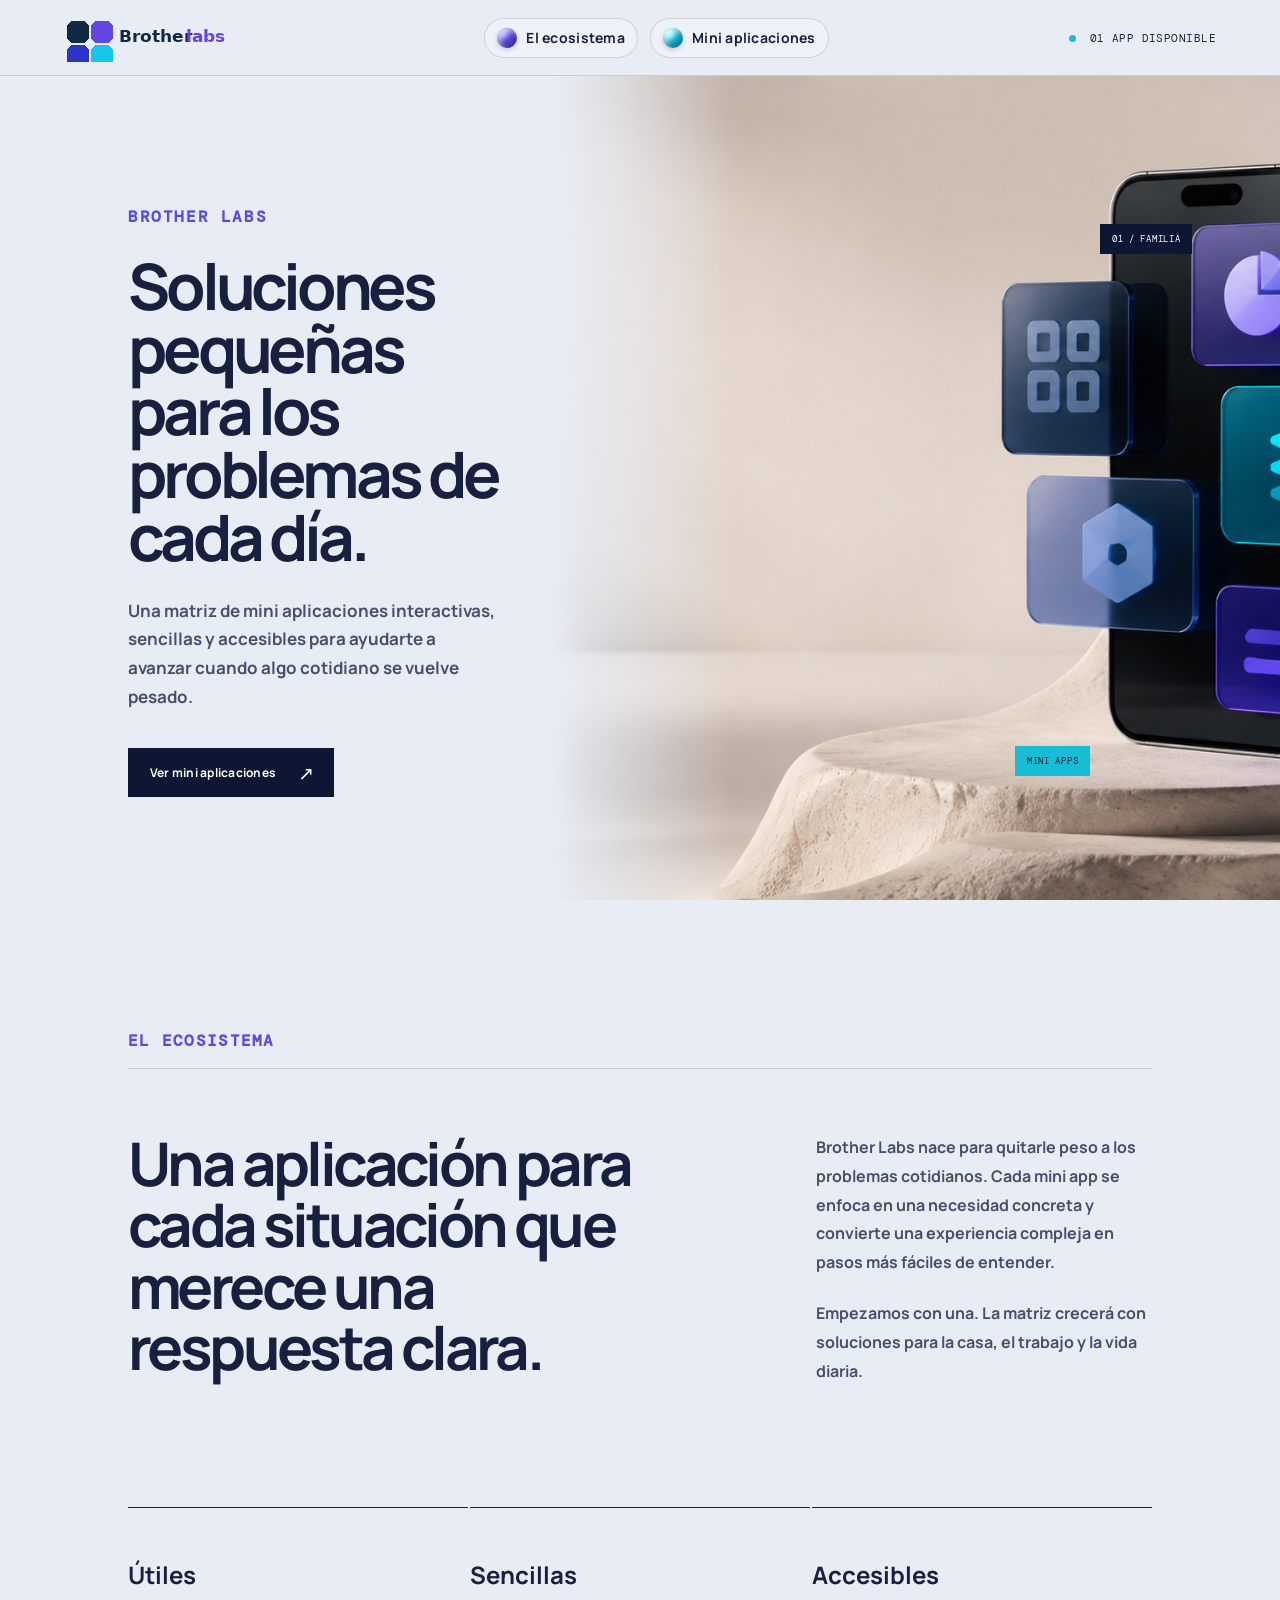
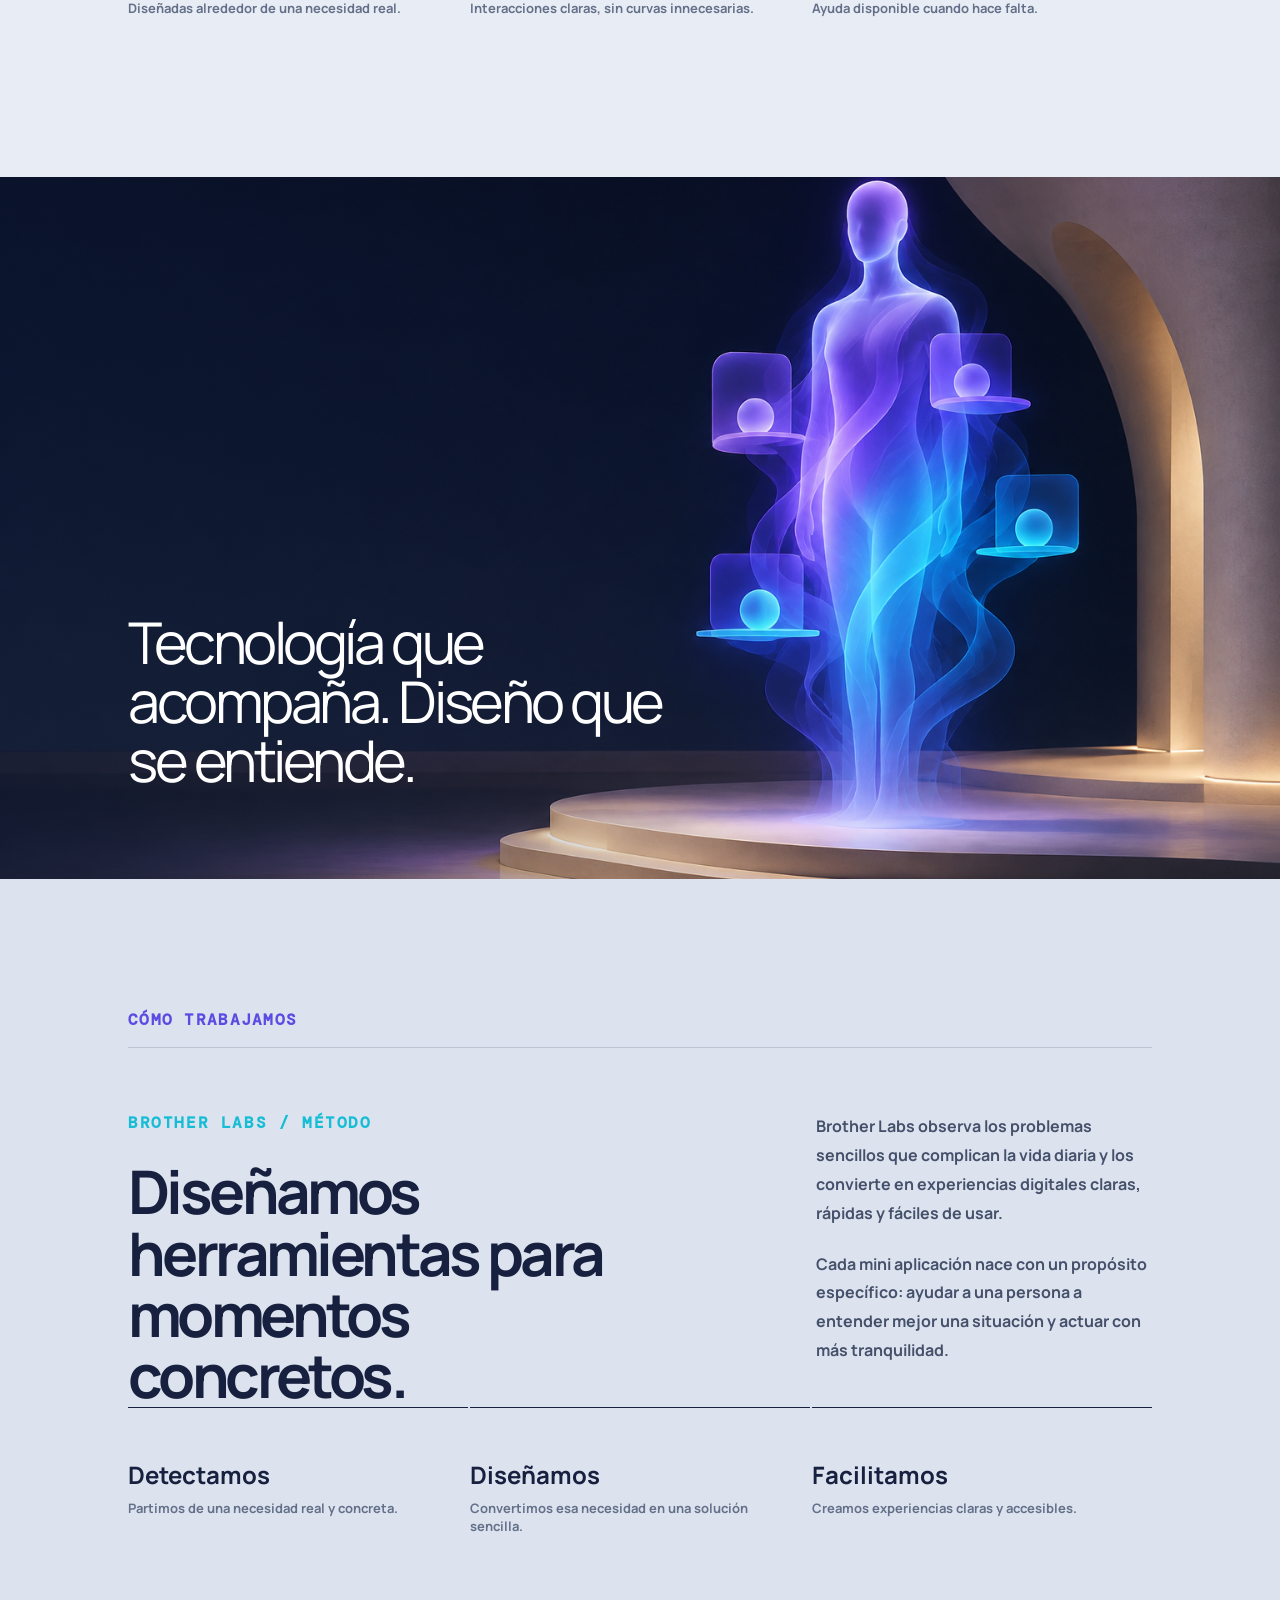
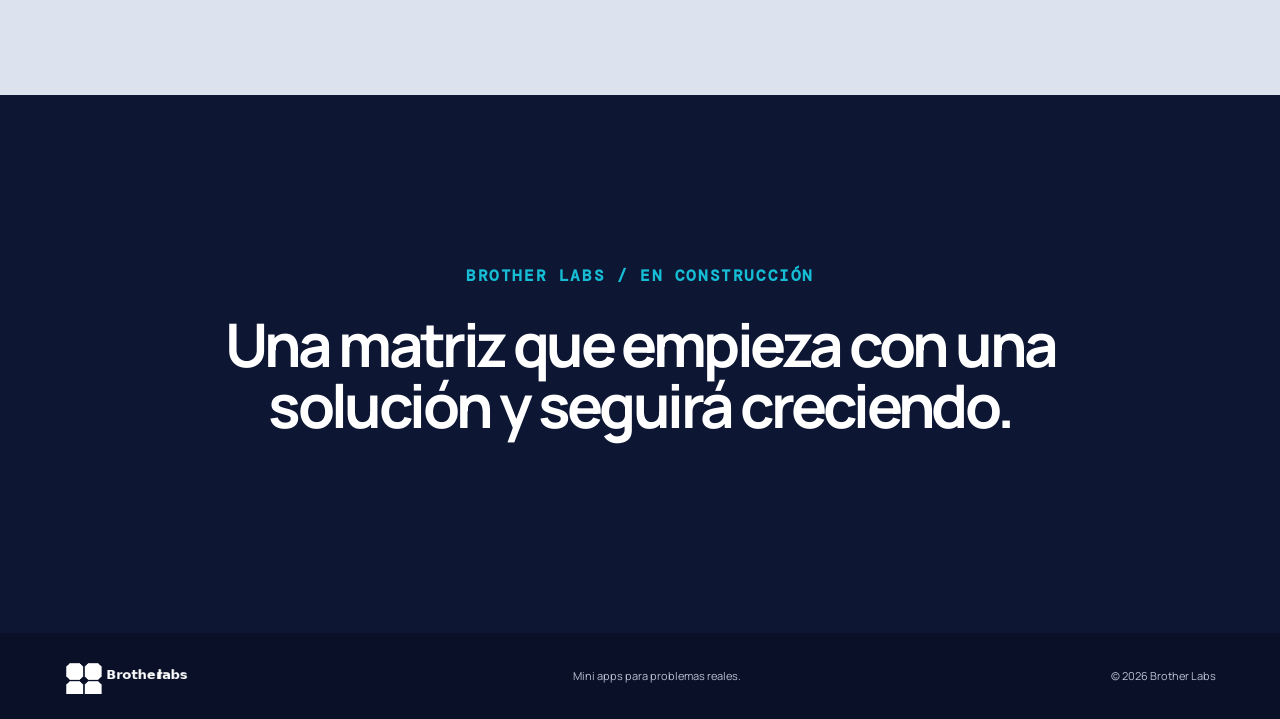
<file: index.html>
<!doctype html>
<html lang="es">
  <head>
    <meta charset="UTF-8" />
    <meta name="viewport" content="width=device-width, initial-scale=1.0" />
    <meta name="description" content="Brother Labs crea mini aplicaciones sencillas para resolver problemas cotidianos." />
    <title>Brother Labs — Mini apps para la vida real</title>
    <link rel="preconnect" href="https://fonts.googleapis.com" />
    <link rel="preconnect" href="https://fonts.gstatic.com" crossorigin />
    <link href="https://fonts.googleapis.com/css2?family=DM+Mono:wght@400;500&family=Manrope:wght@400;500;600;700;800&display=swap" rel="stylesheet" />
    <link rel="stylesheet" href="styles.css" />
    <!-- Meta Pixel Code -->
    <script>
      !function(f,b,e,v,n,t,s){if(f.fbq)return;n=f.fbq=function(){n.callMethod?
      n.callMethod.apply(n,arguments):n.queue.push(arguments)};if(!f._fbq)f._fbq=n;
      n.push=n;n.loaded=!0;n.version='2.0';n.queue=[];t=b.createElement(e);t.async=!0;
      t.src=v;s=b.getElementsByTagName(e)[0];s.parentNode.insertBefore(t,s)
    }(window, document,'script','https://connect.facebook.net/en_US/fbevents.js');
      fbq('init', '3365524197080187');
      fbq('track', 'PageView');
    </script>
    <!-- End Meta Pixel Code -->
  </head>
  <body>
    <noscript><img height="1" width="1" style="display:none" src="https://www.facebook.com/tr?id=3365524197080187&ev=PageView&noscript=1" /></noscript>
    <header class="site-header">
      <a class="brand" href="#inicio" aria-label="Brother Labs, inicio">
        <img src="assets/brotherlabs-logo.png" alt="Brother Labs" />
      </a>
      <nav aria-label="Navegación principal">
        <a class="nav-pill" href="#ecosistema"><span class="nav-orb orb-violet" aria-hidden="true"></span><span>El ecosistema</span></a>
        <a class="nav-pill" href="mini-aplicaciones.html"><span class="nav-orb orb-cyan" aria-hidden="true"></span><span>Mini aplicaciones</span></a>
      </nav>
      <span class="status"><i></i> 01 app disponible</span>
    </header>

    <main>
      <section class="hero" id="inicio">
        <div class="hero-copy">
          <p class="eyebrow">BROTHER LABS</p>
          <h1>Soluciones pequeñas para los problemas de cada día.</h1>
          <p class="lede">Una matriz de mini aplicaciones interactivas, sencillas y accesibles para ayudarte a avanzar cuando algo cotidiano se vuelve pesado.</p>
          <a class="button" href="mini-aplicaciones.html">Ver mini aplicaciones <span>↗</span></a>
        </div>
        <div class="hero-visual" aria-hidden="true">
          <img src="assets/hero-ecosystem.png" alt="" />
          <span class="floating-label label-one">01 / FAMILIA</span>
          <span class="floating-label label-two">MINI APPS</span>
        </div>
      </section>

      <section class="intro section-pad" id="ecosistema">
        <div class="section-marker">EL ECOSISTEMA</div>
        <div class="intro-grid">
          <h2>Una aplicación para cada situación que merece una respuesta clara.</h2>
          <div class="intro-text"><p>Brother Labs nace para quitarle peso a los problemas cotidianos. Cada mini app se enfoca en una necesidad concreta y convierte una experiencia compleja en pasos más fáciles de entender.</p><p>Empezamos con una. La matriz crecerá con soluciones para la casa, el trabajo y la vida diaria.</p></div>
        </div>
        <div class="principles">
          <article><h3>Útiles</h3><p>Diseñadas alrededor de una necesidad real.</p></article>
          <article><h3>Sencillas</h3><p>Interacciones claras, sin curvas innecesarias.</p></article>
          <article><h3>Accesibles</h3><p>Ayuda disponible cuando hace falta.</p></article>
        </div>
      </section>

      <section class="image-break ai-image" aria-label="Representación abstracta de inteligencia artificial">
        <img src="assets/ai-abstract.png" alt="Representación abstracta de inteligencia artificial" />
        <div class="image-caption">Tecnología que acompaña. Diseño que se entiende.</div>
      </section>

      <section class="product section-pad" id="como-trabajamos">
        <div class="section-marker">CÓMO TRABAJAMOS</div>
        <div class="product-grid">
          <div>
            <p class="eyebrow accent">BROTHER LABS / MÉTODO</p>
            <h2>Diseñamos herramientas para momentos concretos.</h2>
          </div>
          <div class="product-copy"><p>Brother Labs observa los problemas sencillos que complican la vida diaria y los convierte en experiencias digitales claras, rápidas y fáciles de usar.</p><p>Cada mini aplicación nace con un propósito específico: ayudar a una persona a entender mejor una situación y actuar con más tranquilidad.</p></div>
        </div>
        <div class="principles"><article><h3>Detectamos</h3><p>Partimos de una necesidad real y concreta.</p></article><article><h3>Diseñamos</h3><p>Convertimos esa necesidad en una solución sencilla.</p></article><article><h3>Facilitamos</h3><p>Creamos experiencias claras y accesibles.</p></article></div>
      </section>

      <section class="closing section-pad">
        <div class="closing-inner"><p class="eyebrow">BROTHER LABS / EN CONSTRUCCIÓN</p><h2>Una matriz que empieza con una solución y seguirá creciendo.</h2></div>
      </section>
    </main>
    <footer class="site-footer"><img src="assets/brotherlabs-logo.png" alt="Brother Labs" /><span>Mini apps para problemas reales.</span><span>© 2026 Brother Labs</span></footer>
  </body>
</html>
</file>
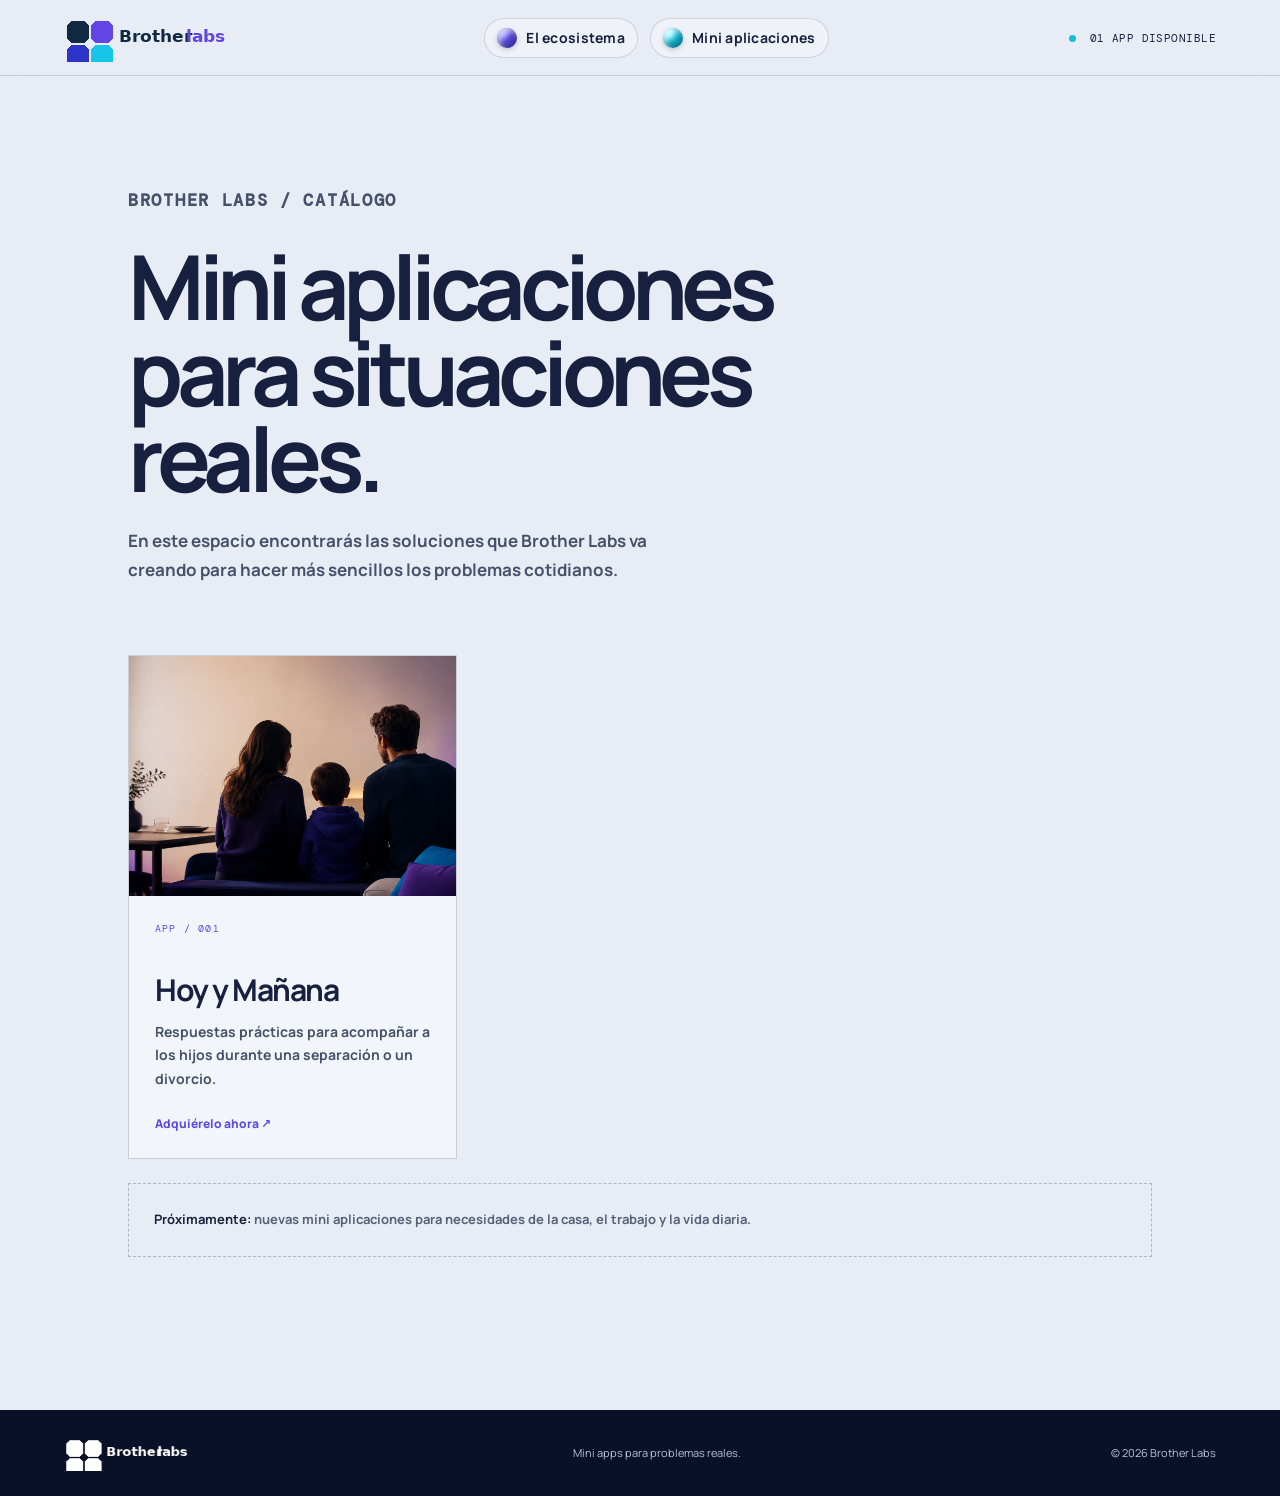
<file: mini-aplicaciones.html>
<!doctype html>
<html lang="es">
  <head>
    <meta charset="UTF-8" />
    <meta name="viewport" content="width=device-width, initial-scale=1.0" />
    <meta name="description" content="Catálogo de mini aplicaciones de Brother Labs." />
    <title>Mini aplicaciones — Brother Labs</title>
    <link rel="stylesheet" href="styles.css" />
    <!-- Meta Pixel Code -->
    <script>
      !function(f,b,e,v,n,t,s){if(f.fbq)return;n=f.fbq=function(){n.callMethod?
        n.callMethod.apply(n,arguments):n.queue.push(arguments)};if(!f._fbq)f._fbq=n;
        n.push=n;n.loaded=!0;n.version='2.0';n.queue=[];t=b.createElement(e);t.async=!0;
        t.src=v;s=b.getElementsByTagName(e)[0];s.parentNode.insertBefore(t,s)
      }(window, document,'script','https://connect.facebook.net/en_US/fbevents.js');
      fbq('init', '27767792836249625');
      fbq('track', 'PageView');
    </script>
    <!-- End Meta Pixel Code -->
    <style>
      .catalog-page{min-height:calc(100vh - 76px);padding:110px 10vw 140px}.catalog-heading{max-width:820px;margin-bottom:70px}.catalog-heading h1{font-size:clamp(50px,7vw,102px);line-height:.96;letter-spacing:-.07em;margin:26px 0}.catalog-heading p{max-width:540px;color:#45506a;font-size:17px;line-height:1.7}.catalog-grid{display:grid;grid-template-columns:repeat(3,minmax(0,1fr));gap:18px}.app-card{border:1px solid rgba(13,22,51,.18);background:rgba(255,255,255,.4);display:flex;flex-direction:column;min-height:460px;transition:transform .25s,box-shadow .25s}.app-card:hover{transform:translateY(-6px);box-shadow:0 18px 40px rgba(13,22,51,.12)}.app-card-image{height:240px;overflow:hidden;background:#dce3ef}.app-card-image img{width:100%;height:100%;object-fit:cover;object-position:center}.app-card-body{padding:26px;display:flex;flex:1;flex-direction:column}.app-index{font-family:"DM Mono",monospace;color:var(--violet);font-size:10px;letter-spacing:.12em}.app-card h2{font-size:30px;letter-spacing:-.05em;margin:34px 0 10px}.app-card p{color:#45506a;font-size:14px;line-height:1.7;margin:0 0 24px}.app-link{color:var(--violet);font-size:12px;font-weight:800;margin-top:auto}.catalog-note{margin-top:24px;border:1px dashed rgba(13,22,51,.25);padding:25px;color:#56617a;font-size:13px;line-height:1.65}.catalog-note strong{color:var(--ink)}@media(max-width:800px){.catalog-page{padding:78px 24px 100px}.catalog-heading{margin-bottom:48px}.catalog-heading h1{font-size:58px}.catalog-heading p{font-size:15px}.catalog-grid{display:block}.app-card{margin-bottom:18px}.app-card-image{height:220px}}
    </style>
  </head>
  <body>
    <noscript><img height="1" width="1" style="display:none" src="https://www.facebook.com/tr?id=27767792836249625&ev=PageView&noscript=1" /></noscript>
    <header class="site-header">
      <a class="brand" href="index.html" aria-label="Brother Labs, inicio"><img src="assets/brotherlabs-logo.png" alt="Brother Labs" /></a>
      <nav aria-label="Navegación principal">
        <a class="nav-pill" href="index.html#ecosistema"><span class="nav-orb orb-violet" aria-hidden="true"></span><span>El ecosistema</span></a>
        <a class="nav-pill" href="mini-aplicaciones.html"><span class="nav-orb orb-cyan" aria-hidden="true"></span><span>Mini aplicaciones</span></a>
      </nav>
      <span class="status"><i></i> 01 app disponible</span>
    </header>
    <main class="catalog-page">
      <section class="catalog-heading">
        <p class="eyebrow">BROTHER LABS / CATÁLOGO</p>
        <h1>Mini aplicaciones para situaciones reales.</h1>
        <p>En este espacio encontrarás las soluciones que Brother Labs va creando para hacer más sencillos los problemas cotidianos.</p>
      </section>
      <section aria-label="Catálogo de aplicaciones">
        <div class="catalog-grid">
          <article class="app-card">
            <div class="app-card-image"><img src="assets/family-context.png" alt="Escena relacionada con Hoy y Mañana" /></div>
            <div class="app-card-body"><span class="app-index">APP / 001</span><h2>Hoy y Mañana</h2><p>Respuestas prácticas para acompañar a los hijos durante una separación o un divorcio.</p><a class="app-link" href="https://pay.hotmart.com/N107283817R?bid=1788659258743" target="_blank" rel="noreferrer" onclick="fbq('track', 'InitiateCheckout');">Adquiérelo ahora ↗</a></div>
          </article>
        </div>
        <p class="catalog-note"><strong>Próximamente:</strong> nuevas mini aplicaciones para necesidades de la casa, el trabajo y la vida diaria.</p>
      </section>
    </main>
    <footer class="site-footer"><img src="assets/brotherlabs-logo.png" alt="Brother Labs" /><span>Mini apps para problemas reales.</span><span>© 2026 Brother Labs</span></footer>
  </body>
</html>
</file>
<file: styles.css>
@import url('https://fonts.googleapis.com/css2?family=DM+Mono:wght@400;500&family=Manrope:wght@400;500;600;700;800&display=swap');
:root{--navy:#0d1633;--ink:#17213f;--ivory:#e8edf5;--cyan:#16bdd5;--violet:#5b4be2;--line:rgba(13,22,51,.15)}
*{box-sizing:border-box}html{scroll-behavior:smooth}body{margin:0;background:var(--ivory);color:var(--ink);font-family:Manrope,system-ui,sans-serif}a{color:inherit;text-decoration:none}
.site-header{height:76px;display:flex;align-items:center;justify-content:space-between;padding:0 5vw;border-bottom:1px solid var(--line);background:rgba(232,237,245,.9);backdrop-filter:blur(14px);position:sticky;top:0;z-index:5}.brand img{width:180px;height:auto;display:block}.site-header nav{display:flex;gap:12px;font-size:14px;font-weight:700;letter-spacing:.02em}.nav-pill{display:inline-flex;align-items:center;gap:9px;padding:9px 12px;border:1px solid rgba(13,22,51,.14);border-radius:999px;background:rgba(255,255,255,.3);transition:transform .2s,background .2s,box-shadow .2s}.nav-pill:hover{transform:translateY(-2px);background:rgba(255,255,255,.68);box-shadow:0 8px 18px rgba(13,22,51,.1)}.nav-orb{width:20px;height:20px;border-radius:50%;display:inline-block;box-shadow:inset -4px -5px 7px rgba(13,22,51,.22),inset 4px 4px 5px rgba(255,255,255,.62),0 2px 5px rgba(13,22,51,.2)}.orb-violet{background:radial-gradient(circle at 32% 28%,#8d83ff 0 12%,#5b4be2 42%,#382eaa 100%)}.orb-cyan{background:radial-gradient(circle at 32% 28%,#8af5ff 0 12%,#16bdd5 45%,#087c99 100%)}.site-header nav a:hover,.text-link:hover{color:var(--violet)}.status{font-family:"DM Mono",monospace;font-size:11px;letter-spacing:.04em;text-transform:uppercase}.status i{display:inline-block;width:7px;height:7px;border-radius:50%;background:var(--cyan);margin-right:6px}
.hero{min-height:calc(100vh - 76px);display:grid;grid-template-columns:43% 57%;position:relative;overflow:hidden}.hero-copy{padding:13vh 4vw 10vh 10vw;display:flex;flex-direction:column;align-items:flex-start;justify-content:center;position:relative;z-index:1}.eyebrow,.section-marker{font-family:"DM Mono",monospace;font-size:10px;letter-spacing:.12em;font-weight:500}.eyebrow{color:var(--violet);margin:0 0 28px}.hero h1{font-size:clamp(46px,5vw,82px);line-height:.98;letter-spacing:-.065em;margin:0 0 28px;max-width:650px}.lede{font-size:17px;line-height:1.7;max-width:470px;margin:0 0 36px;color:#45506a}.button{display:inline-flex;align-items:center;gap:22px;background:var(--navy);color:white;padding:16px 20px 16px 22px;font-size:12px;font-weight:700;letter-spacing:.02em;transition:transform .2s,background .2s}.button span,.text-link span{font-size:19px;font-weight:400;line-height:0}.button:hover{background:var(--violet);transform:translateY(-2px)}.hero-visual{position:relative;min-height:650px}.hero-visual:after{content:"";position:absolute;inset:0;background:linear-gradient(90deg,var(--ivory) 0%,transparent 25%);pointer-events:none}.hero-visual img{width:100%;height:100%;object-fit:cover;object-position:center}.floating-label{position:absolute;z-index:1;color:white;background:var(--navy);padding:9px 12px;font-family:"DM Mono",monospace;font-size:9px;letter-spacing:.08em}.label-one{top:18%;right:12%}.label-two{bottom:15%;right:26%;background:var(--cyan);color:var(--navy)}
.section-pad{padding:130px 10vw}.section-marker{color:var(--violet);padding-bottom:17px;border-bottom:1px solid var(--line);font-size:16px;font-weight:700;letter-spacing:.08em}.eyebrow{font-size:16px;font-weight:700;letter-spacing:.1em}.intro-grid,.product-grid{display:grid;grid-template-columns:1.25fr .75fr;gap:10vw;padding:64px 0 100px}.intro h2,.product h2,.closing h2{font-size:clamp(38px,4.7vw,72px);line-height:1.02;letter-spacing:-.06em;margin:0}.intro-text,.product-copy{font-size:16px;line-height:1.8;color:#45506a}.intro-text p,.product-copy p{margin:0 0 22px}.principles{display:grid;grid-template-columns:repeat(3,1fr);gap:2px}.principles article{padding:30px 30px 30px 0;border-top:1px solid var(--ink)}.principles h3{font-size:24px;margin:20px 0 8px}.principles p{margin:0;font-size:13px;color:#647089}.image-break{position:relative;height:78vh;min-height:550px;overflow:hidden;background:var(--navy)}.image-break img{height:100%;width:100%;object-fit:cover;object-position:center}.image-break:after{content:"";position:absolute;inset:0;background:linear-gradient(90deg,rgba(13,22,51,.54),transparent 62%)}.image-caption{position:absolute;z-index:1;left:10vw;bottom:10vh;max-width:540px;color:white;font-size:clamp(32px,4.5vw,66px);line-height:1.02;letter-spacing:-.06em}.image-caption.light{color:white}.product{background:#dce3ef}.accent{color:var(--cyan)}.product-grid{padding-bottom:0}.text-link{font-size:12px;font-weight:800;color:var(--violet);display:inline-flex;gap:12px;align-items:center}.closing{background:var(--navy);color:white;text-align:center;padding-top:170px;padding-bottom:170px}.closing-inner{max-width:850px;margin:0 auto}.closing .eyebrow{color:var(--cyan)}.closing h2{margin-bottom:26px}.site-footer{padding:25px 5vw;display:flex;align-items:center;justify-content:space-between;gap:20px;background:#091027;color:#bbc2d5;font-size:11px}.site-footer img{width:138px;filter:brightness(0) invert(1)}
@media(max-width:800px){.site-header{height:68px;padding:0 22px}.site-header nav{display:flex;gap:5px}.nav-pill{padding:7px 8px;font-size:9px}.nav-pill span:last-child{display:none}.status{font-size:8px}.brand img{width:145px}.hero{display:block;min-height:0}.hero-copy{padding:80px 24px 54px}.hero h1{font-size:54px}.lede{font-size:15px}.hero-visual{height:72vh;min-height:450px}.hero-visual:after{background:linear-gradient(180deg,var(--ivory) 0%,transparent 22%)}.label-one{top:12%;right:8%}.label-two{bottom:10%;right:10%}.section-pad{padding:84px 24px}.intro-grid,.product-grid{display:block;padding:42px 0 60px}.intro h2,.product h2,.closing h2{font-size:45px;margin-bottom:38px}.principles{display:block}.principles article{padding:22px 0}.principles h3{margin:18px 0 6px}.image-break{height:68vh;min-height:480px}.image-caption{left:24px;right:24px;bottom:42px;font-size:43px}.product-copy{font-size:15px}.site-footer{padding:24px;align-items:flex-start;flex-direction:column}.site-footer span:last-child{margin-top:8px}}
.lede,.intro-text,.product-copy,.principles p,.catalog-heading>p,.app-card p,.catalog-note{font-weight:700}
</file>
